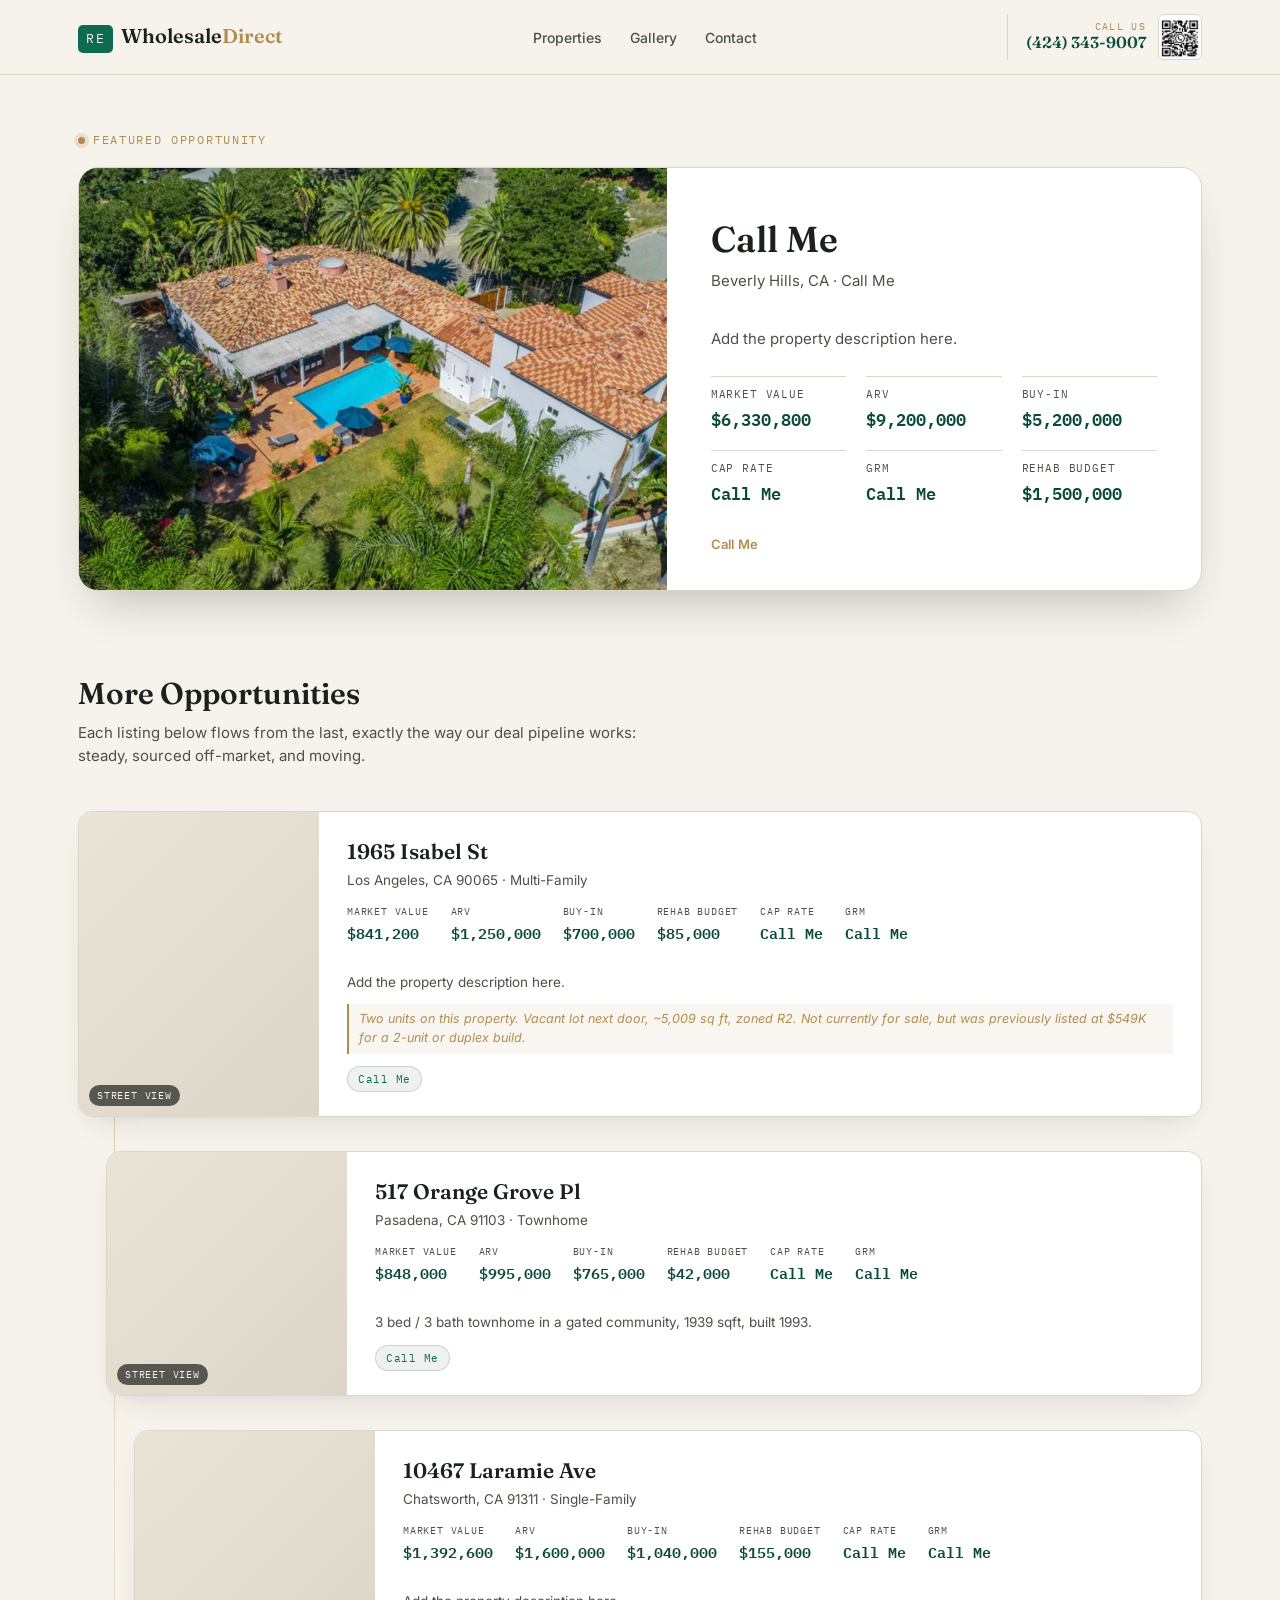
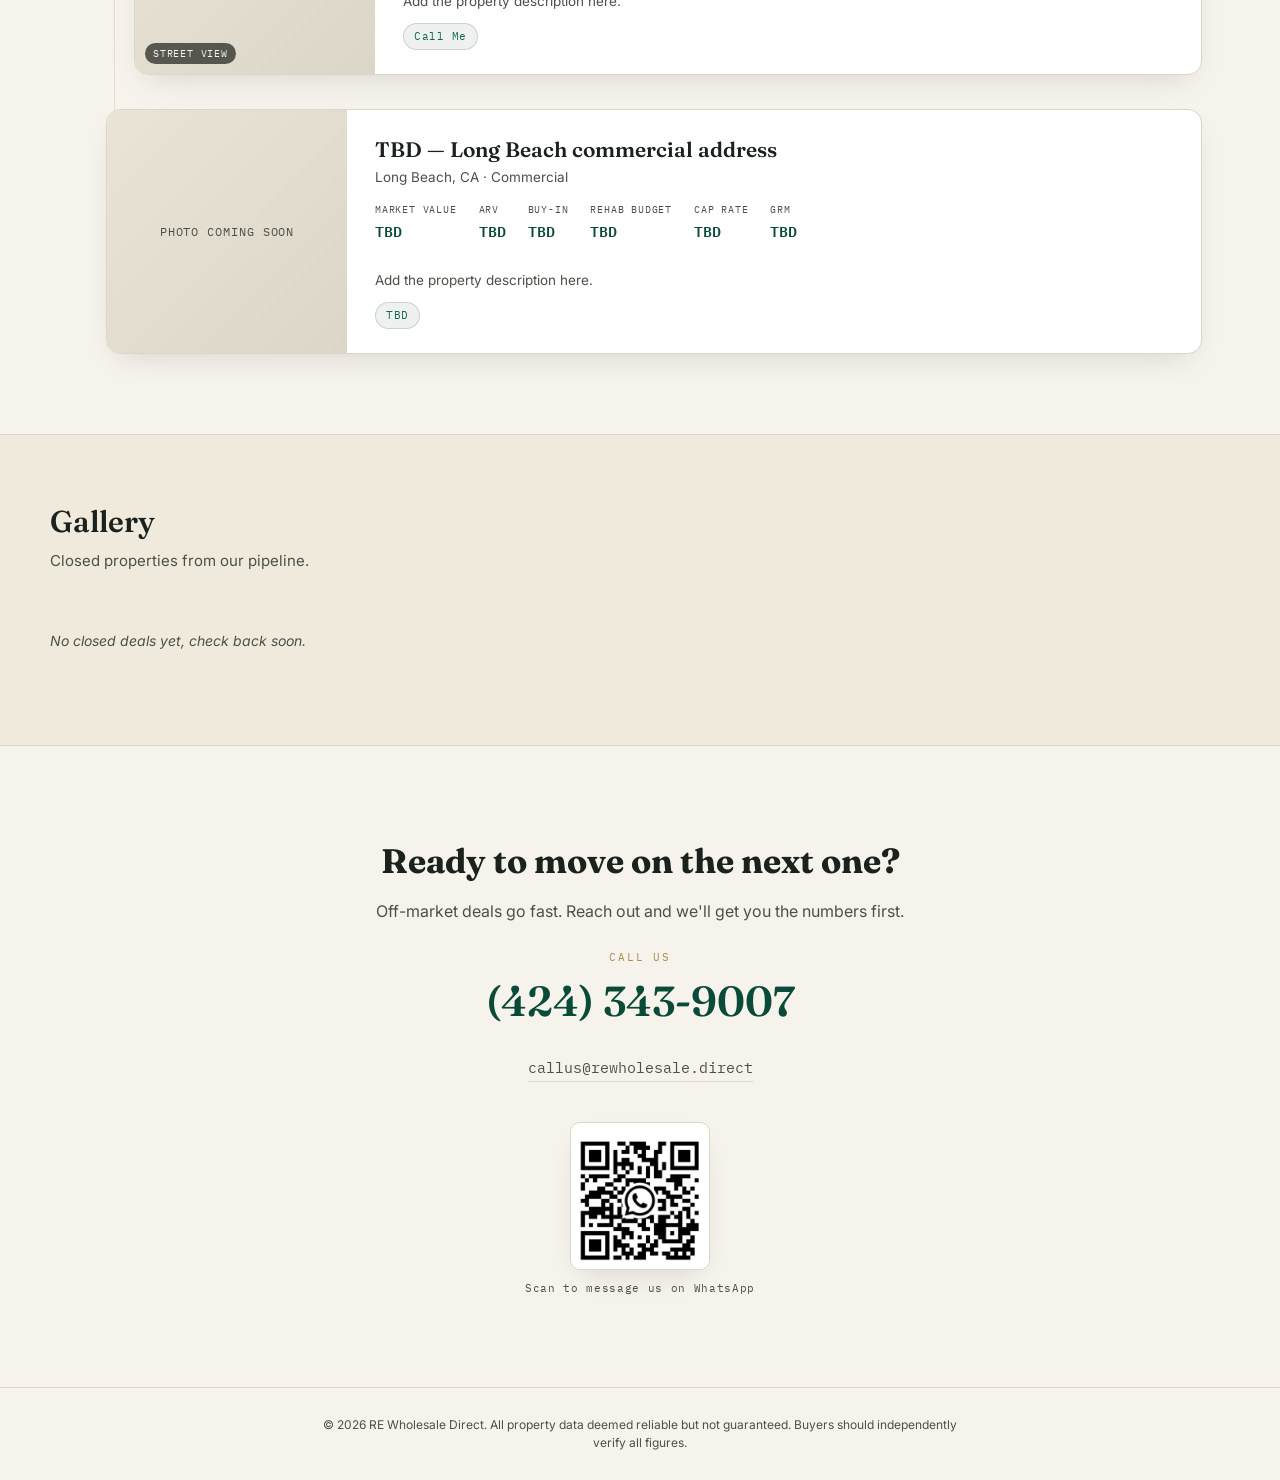
<file: index.html>
<!DOCTYPE html>
<html lang="en">
<head>
<meta charset="UTF-8">
<meta name="viewport" content="width=device-width, initial-scale=1.0">
<title>RE Wholesale Direct | Off-Market Investment Properties</title>
<meta name="description" content="Off-market wholesale investment properties, curated by TJ.">
<link rel="preconnect" href="https://fonts.googleapis.com">
<link rel="preconnect" href="https://fonts.gstatic.com" crossorigin>
<link href="https://fonts.googleapis.com/css2?family=Fraunces:opsz,wght@9..144,400;9..144,500;9..144,600;9..144,700&family=Inter:wght@400;500;600;700&family=IBM+Plex+Mono:wght@400;500;600&display=swap" rel="stylesheet">
<link rel="stylesheet" href="re-styles.css">
</head>
<body>

<header class="site-header">
  <div class="header-inner">
    <a class="brand" href="#top">
      <span class="brand-mark">RE</span>
      <span class="brand-text">Wholesale<em>Direct</em></span>
    </a>
    <nav class="site-nav">
      <a href="#properties">Properties</a>
      <a href="#gallery">Gallery</a>
      <a href="#contact">Contact</a>
    </nav>
    <div class="header-contact">
      <a class="header-phone" href="tel:+14243439007">
        <span class="header-phone-label">Call Us</span>
        <span class="header-phone-number">(424) 343-9007</span>
      </a>
      <img class="header-qr" src="qr-code.png" alt="Scan to message us on WhatsApp" width="44" height="46">
    </div>
  </div>
</header>

<main id="top">

  <!-- Featured Property -->
  <section id="featured" class="featured-section">
    <div class="featured-eyebrow">
      <span class="dot"></span> Featured Opportunity
    </div>
    <div id="featured-card-slot" class="featured-slot">
      <!-- injected by script.js -->
      <div class="skeleton skeleton-featured"></div>
    </div>
  </section>

  <!-- Waterfall of active properties -->
  <section id="properties" class="waterfall-section">
    <h2 class="section-title">More Opportunities</h2>
    <p class="section-sub">Each listing below flows from the last, exactly the way our deal pipeline works: steady, sourced off-market, and moving.</p>
    <div id="waterfall-slot" class="waterfall-track">
      <!-- injected by script.js -->
    </div>
  </section>

  <!-- Closed gallery -->
  <section id="gallery" class="sold-section">
    <h2 class="section-title">Gallery</h2>
    <p class="section-sub">Closed properties from our pipeline.</p>
    <div id="sold-slot" class="sold-grid">
      <!-- injected by script.js -->
    </div>
  </section>

  <!-- Contact / CTA -->
  <section id="contact" class="contact-section">
    <h2 class="contact-title">Ready to move on the next one?</h2>
    <p class="contact-sub">Off-market deals go fast. Reach out and we'll get you the numbers first.</p>

    <a class="contact-phone" href="tel:+14243439007">
      <span class="contact-phone-label">Call Us</span>
      <span class="contact-phone-number">(424) 343-9007</span>
    </a>

    <a class="contact-email" href="mailto:callus@rewholesale.direct">callus@rewholesale.direct</a>

    <div class="contact-qr">
      <img src="qr-code.png" alt="Scan to message us on WhatsApp" width="140" height="148">
      <p class="contact-qr-caption">Scan to message us on WhatsApp</p>
    </div>
  </section>

</main>

<footer class="site-footer">
  <p>&copy; <span id="year"></span> RE Wholesale Direct. All property data deemed reliable but not guaranteed. Buyers should independently verify all figures.</p>
</footer>

<script src="re-script.js"></script>
</body>
</html>
</file>
<file: re-styles.css>
/* ---------------------------------------------
   Tokens
--------------------------------------------- */
:root{
  --eggshell: #F6F3EC;
  --eggshell-deep: #EFEADC;
  --ink: #1B211C;
  --ink-soft: #4B5148;
  --pine: #0E6B4F;
  --pine-deep: #0A4A38;
  --brass: #B08D4F;
  --brass-light: #D2B074;
  --rust: #8B3A3A;
  --hairline: #DCD6C8;
  --card-bg: #FFFFFF;

  --font-display: "Fraunces", serif;
  --font-body: "Inter", -apple-system, BlinkMacSystemFont, sans-serif;
  --font-mono: "IBM Plex Mono", monospace;

  --radius: 14px;
  --shadow-soft: 0 12px 30px -14px rgba(32, 36, 31, 0.18);
  --shadow-lift: 0 24px 48px -18px rgba(32, 36, 31, 0.28);
}

*{ box-sizing: border-box; }
html{ scroll-behavior: smooth; }

body{
  margin: 0;
  background: var(--eggshell);
  color: var(--ink);
  font-family: var(--font-body);
  line-height: 1.5;
  -webkit-font-smoothing: antialiased;
}

@media (prefers-reduced-motion: reduce){
  html{ scroll-behavior: auto; }
  *{ animation-duration: 0.01ms !important; transition-duration: 0.01ms !important; }
}

a{ color: inherit; }

/* ---------------------------------------------
   Header
--------------------------------------------- */
.site-header{
  position: sticky;
  top: 0;
  z-index: 50;
  background: rgba(246, 243, 236, 0.88);
  backdrop-filter: blur(8px);
  border-bottom: 1px solid var(--hairline);
}

.header-inner{
  max-width: 1180px;
  margin: 0 auto;
  padding: 14px 28px;
  display: flex;
  align-items: center;
  justify-content: space-between;
  gap: 18px;
}

.brand{
  display: flex;
  align-items: baseline;
  gap: 8px;
  text-decoration: none;
  color: var(--ink);
}

.brand-mark{
  font-family: var(--font-mono);
  font-size: 13px;
  letter-spacing: 0.12em;
  background: var(--pine);
  color: var(--eggshell);
  padding: 4px 8px;
  border-radius: 5px;
}

.brand-text{
  font-family: var(--font-display);
  font-size: 20px;
  font-weight: 600;
}
.brand-text em{
  font-style: normal;
  color: var(--brass);
}

.site-nav{ display: flex; gap: 28px; }
.site-nav a{
  text-decoration: none;
  font-size: 14px;
  font-weight: 500;
  color: var(--ink-soft);
  transition: color 0.2s ease;
}
.site-nav a:hover{ color: var(--pine); }

.header-contact{
  display: flex;
  align-items: center;
  gap: 12px;
  padding-left: 18px;
  border-left: 1px solid var(--hairline);
}

.header-phone{
  display: flex;
  flex-direction: column;
  align-items: flex-end;
  line-height: 1.15;
  text-decoration: none;
  color: var(--pine-deep);
}
.header-phone-label{
  font-family: var(--font-mono);
  font-size: 9.5px;
  letter-spacing: 0.14em;
  text-transform: uppercase;
  color: var(--brass);
}
.header-phone-number{
  font-family: var(--font-display);
  font-size: 16px;
  font-weight: 600;
  white-space: nowrap;
  transition: color 0.2s ease;
}
.header-phone:hover .header-phone-number{ color: var(--pine); }

.header-qr{
  border-radius: 6px;
  border: 1px solid var(--hairline);
  flex-shrink: 0;
}

/* ---------------------------------------------
   Featured section
--------------------------------------------- */
.featured-section{
  max-width: 1180px;
  margin: 0 auto;
  padding: 56px 28px 40px;
}

.featured-eyebrow{
  display: flex;
  align-items: center;
  gap: 8px;
  font-family: var(--font-mono);
  font-size: 12px;
  letter-spacing: 0.14em;
  text-transform: uppercase;
  color: var(--brass);
  margin-bottom: 18px;
}
.featured-eyebrow .dot{
  width: 7px; height: 7px; border-radius: 50%;
  background: var(--brass);
  box-shadow: 0 0 0 4px rgba(169,130,76,0.18);
}

.featured-slot{ position: relative; }

.featured-card{
  display: grid;
  grid-template-columns: 1.1fr 1fr;
  gap: 0;
  background: var(--card-bg);
  border: 1px solid var(--hairline);
  border-radius: 20px;
  overflow: hidden;
  box-shadow: var(--shadow-lift);
}

.featured-media{
  position: relative;
  min-height: 420px;
  background: linear-gradient(135deg, var(--pine) 0%, var(--pine-deep) 100%);
  display: flex; align-items: center; justify-content: center;
}
.featured-media img{
  width: 100%; height: 100%; object-fit: cover; position: absolute; inset: 0;
}
.featured-media .no-image-label{
  color: rgba(246,243,236,0.55);
  font-family: var(--font-mono);
  font-size: 13px;
  letter-spacing: 0.08em;
  z-index: 1;
}

.featured-body{
  padding: 44px 44px 36px;
  display: flex;
  flex-direction: column;
}

.featured-body h3{
  font-family: var(--font-display);
  font-size: clamp(28px, 3vw, 36px);
  font-weight: 600;
  margin: 0 0 4px;
}
.featured-loc{
  color: var(--ink-soft);
  font-size: 15px;
  margin-bottom: 20px;
}

.featured-desc{
  color: var(--ink-soft);
  font-size: 15px;
  margin-bottom: 26px;
}

.stat-grid{
  display: grid;
  grid-template-columns: repeat(3, 1fr);
  gap: 18px 20px;
  margin-bottom: 28px;
}

.stat{
  border-top: 1px solid var(--hairline);
  padding-top: 10px;
}
.stat-label{
  font-family: var(--font-mono);
  font-size: 10.5px;
  letter-spacing: 0.08em;
  text-transform: uppercase;
  color: var(--ink-soft);
  margin-bottom: 4px;
}
.stat-value{
  font-family: var(--font-mono);
  font-size: 17px;
  font-weight: 600;
  color: var(--pine-deep);
}

.featured-strategy{
  font-size: 13px;
  color: var(--brass);
  font-weight: 600;
  letter-spacing: 0.02em;
  margin-top: auto;
}

/* ---------------------------------------------
   Waterfall of property cards
--------------------------------------------- */
.waterfall-section{
  max-width: 1180px;
  margin: 0 auto;
  padding: 40px 28px 80px;
}

.section-title{
  font-family: var(--font-display);
  font-size: 30px;
  font-weight: 600;
  margin: 0 0 6px;
}
.section-sub{
  color: var(--ink-soft);
  font-size: 15px;
  margin: 0 0 44px;
  max-width: 560px;
}

.waterfall-track{
  position: relative;
  display: flex;
  flex-direction: column;
  gap: 34px;
}

/* the "stream" line running down the waterfall */
.waterfall-track::before{
  content: "";
  position: absolute;
  top: 8px;
  bottom: 8px;
  left: 36px;
  width: 1px;
  background: linear-gradient(to bottom, var(--brass-light), var(--hairline) 90%);
  opacity: 0.6;
}

.property-card{
  position: relative;
  display: grid;
  grid-template-columns: 240px 1fr;
  background: var(--card-bg);
  border: 1px solid var(--hairline);
  border-radius: var(--radius);
  overflow: hidden;
  box-shadow: var(--shadow-soft);
  isolation: isolate;
  transition: transform 0.35s cubic-bezier(.2,.8,.2,1), box-shadow 0.35s ease;
}

/* stagger each card a bit further right, like a waterfall cascade */
.waterfall-track .property-card:nth-child(1){ margin-left: 0; }
.waterfall-track .property-card:nth-child(2){ margin-left: 28px; }
.waterfall-track .property-card:nth-child(3){ margin-left: 56px; }
.waterfall-track .property-card:nth-child(4){ margin-left: 28px; }
.waterfall-track .property-card:nth-child(5){ margin-left: 0; }

.property-card:hover{
  transform: translateY(-4px);
  box-shadow: var(--shadow-lift);
}

/* shimmer sweep on hover */
.property-card::after{
  content: "";
  position: absolute;
  inset: 0;
  background: linear-gradient(115deg, transparent 40%, rgba(255,255,255,0.55) 50%, transparent 60%);
  transform: translateX(-120%);
  pointer-events: none;
  z-index: 2;
}
.property-card:hover::after{
  transform: translateX(120%);
  transition: transform 0.9s ease;
}

.card-media{
  position: relative;
  min-height: 190px;
  background: linear-gradient(135deg, #E9E4D6, #DCD6C8);
  display: flex; align-items: center; justify-content: center;
}
.card-media img{
  width: 100%; height: 100%; object-fit: cover; position: absolute; inset: 0;
}
.card-media .no-image-label{
  font-family: var(--font-mono);
  font-size: 11.5px;
  letter-spacing: 0.08em;
  color: var(--ink-soft);
  text-transform: uppercase;
}

.media-tag{
  position: absolute;
  bottom: 10px;
  left: 10px;
  z-index: 2;
  font-family: var(--font-mono);
  font-size: 10px;
  letter-spacing: 0.08em;
  text-transform: uppercase;
  background: rgba(32,36,31,0.72);
  color: var(--eggshell);
  padding: 3px 8px;
  border-radius: 20px;
  pointer-events: none;
}

.card-body{
  padding: 24px 28px;
  display: flex;
  flex-direction: column;
}

.card-body h3{
  font-family: var(--font-display);
  font-size: 21px;
  font-weight: 600;
  margin: 0 0 2px;
}
.card-loc{
  color: var(--ink-soft);
  font-size: 13.5px;
  margin-bottom: 14px;
}

.card-stats{
  display: flex;
  flex-wrap: wrap;
  gap: 8px 22px;
  margin-bottom: 14px;
}
.card-stat{ font-size: 13px; }
.card-stat .stat-label{ font-size: 10px; }
.card-stat .stat-value{ font-size: 14.5px; }

.card-desc{
  font-size: 13.5px;
  color: var(--ink-soft);
  margin-bottom: 12px;
}

.card-note{
  font-size: 12.5px;
  font-style: italic;
  color: var(--brass);
  background: rgba(176,141,79,0.08);
  border-left: 2px solid var(--brass);
  padding: 6px 10px;
  margin: 0 0 12px;
}

.card-strategy-tag{
  align-self: flex-start;
  font-family: var(--font-mono);
  font-size: 11px;
  letter-spacing: 0.05em;
  color: var(--pine);
  background: rgba(44,74,59,0.08);
  border: 1px solid rgba(44,74,59,0.18);
  padding: 4px 10px;
  border-radius: 20px;
}

/* ---------------------------------------------
   Sold gallery
--------------------------------------------- */
.sold-section{
  background: var(--eggshell-deep);
  border-top: 1px solid var(--hairline);
  border-bottom: 1px solid var(--hairline);
  padding: 64px 28px 80px;
}

.sold-section .section-title,
.sold-section .section-sub{
  max-width: 1180px;
  margin-left: auto;
  margin-right: auto;
}
.sold-section .section-title{ margin-top: 0; }

.sold-grid{
  max-width: 1180px;
  margin: 44px auto 0;
  display: grid;
  grid-template-columns: repeat(3, 1fr);
  gap: 24px;
}

.sold-card{
  position: relative;
  background: var(--card-bg);
  border: 1px solid var(--hairline);
  border-radius: var(--radius);
  overflow: hidden;
  box-shadow: var(--shadow-soft);
}

.sold-media{
  position: relative;
  height: 170px;
  background: linear-gradient(135deg, #E9E4D6, #DCD6C8);
  filter: grayscale(35%);
}
.sold-media img{
  width: 100%; height: 100%; object-fit: cover;
}

.closed-banner{
  position: absolute;
  top: 18px;
  left: -38px;
  width: 160px;
  transform: rotate(-40deg);
  background: var(--rust);
  color: var(--eggshell);
  font-family: var(--font-mono);
  font-size: 11px;
  letter-spacing: 0.14em;
  text-align: center;
  padding: 5px 0;
  box-shadow: 0 4px 10px rgba(0,0,0,0.2);
  z-index: 3;
}

.sold-body{ padding: 18px 20px 22px; }
.sold-body h4{
  font-family: var(--font-display);
  font-size: 17px;
  margin: 0 0 2px;
}
.sold-body .card-loc{ margin-bottom: 8px; }
.sold-price{
  font-family: var(--font-mono);
  font-size: 13px;
  color: var(--ink-soft);
}

.empty-note{
  font-size: 14px;
  color: var(--ink-soft);
  font-style: italic;
}

/* ---------------------------------------------
   Contact
--------------------------------------------- */
.contact-section{
  max-width: 720px;
  margin: 0 auto;
  padding: 90px 28px;
  text-align: center;
}
.contact-title{
  font-family: var(--font-display);
  font-size: clamp(26px, 3.4vw, 34px);
  margin: 0 0 12px;
}
.contact-sub{
  color: var(--ink-soft);
  margin: 0 0 26px;
}
.contact-phone{
  display: flex;
  flex-direction: column;
  align-items: center;
  gap: 4px;
  text-decoration: none;
  color: var(--pine-deep);
  margin-bottom: 22px;
}
.contact-phone-label{
  font-family: var(--font-mono);
  font-size: 11px;
  letter-spacing: 0.16em;
  text-transform: uppercase;
  color: var(--brass);
}
.contact-phone-number{
  font-family: var(--font-display);
  font-size: clamp(30px, 4vw, 42px);
  font-weight: 600;
  transition: color 0.2s ease;
}
.contact-phone:hover .contact-phone-number{ color: var(--pine); }

.contact-email{
  display: inline-block;
  font-family: var(--font-mono);
  font-size: 15px;
  color: var(--ink-soft);
  text-decoration: none;
  border-bottom: 1px solid var(--hairline);
  padding-bottom: 2px;
}
.contact-qr{
  margin-top: 40px;
  display: flex;
  flex-direction: column;
  align-items: center;
  gap: 10px;
}
.contact-qr img{
  width: 140px;
  height: 148px;
  border-radius: 10px;
  border: 1px solid var(--hairline);
  box-shadow: var(--shadow-soft);
}
.contact-qr-caption{
  font-family: var(--font-mono);
  font-size: 11px;
  letter-spacing: 0.06em;
  color: var(--ink-soft);
  margin: 0;
}

/* ---------------------------------------------
   Footer
--------------------------------------------- */
.site-footer{
  border-top: 1px solid var(--hairline);
  padding: 28px;
  text-align: center;
}
.site-footer p{
  font-size: 12px;
  color: var(--ink-soft);
  max-width: 640px;
  margin: 0 auto;
}

/* ---------------------------------------------
   Skeleton loading state
--------------------------------------------- */
.skeleton{
  background: linear-gradient(100deg, var(--eggshell-deep) 30%, #fff 50%, var(--eggshell-deep) 70%);
  background-size: 200% 100%;
  animation: shimmer-load 1.4s ease-in-out infinite;
  border-radius: var(--radius);
}
.skeleton-featured{ height: 420px; }
@keyframes shimmer-load{
  0%{ background-position: 200% 0; }
  100%{ background-position: -200% 0; }
}

/* ---------------------------------------------
   Responsive
--------------------------------------------- */
@media (max-width: 900px){
  .featured-card{ grid-template-columns: 1fr; }
  .featured-media{ min-height: 260px; }
  .sold-grid{ grid-template-columns: repeat(2, 1fr); }
  .waterfall-track .property-card:nth-child(n){ margin-left: 0; }
}

@media (max-width: 640px){
  .property-card{ grid-template-columns: 1fr; }
  .card-media{ min-height: 160px; }
  .sold-grid{ grid-template-columns: 1fr; }
  .stat-grid{ grid-template-columns: repeat(2, 1fr); }
  .site-nav{ gap: 16px; }
  .header-inner{ padding: 14px 18px; }
  .header-qr{ display: none; }
  .header-contact{ padding-left: 12px; }
  .header-phone-number{ font-size: 14px; }
}

@media (max-width: 480px){
  .site-nav{ display: none; }
}

/* focus visibility */
a:focus-visible, button:focus-visible{
  outline: 2px solid var(--pine);
  outline-offset: 3px;
}
</file>
